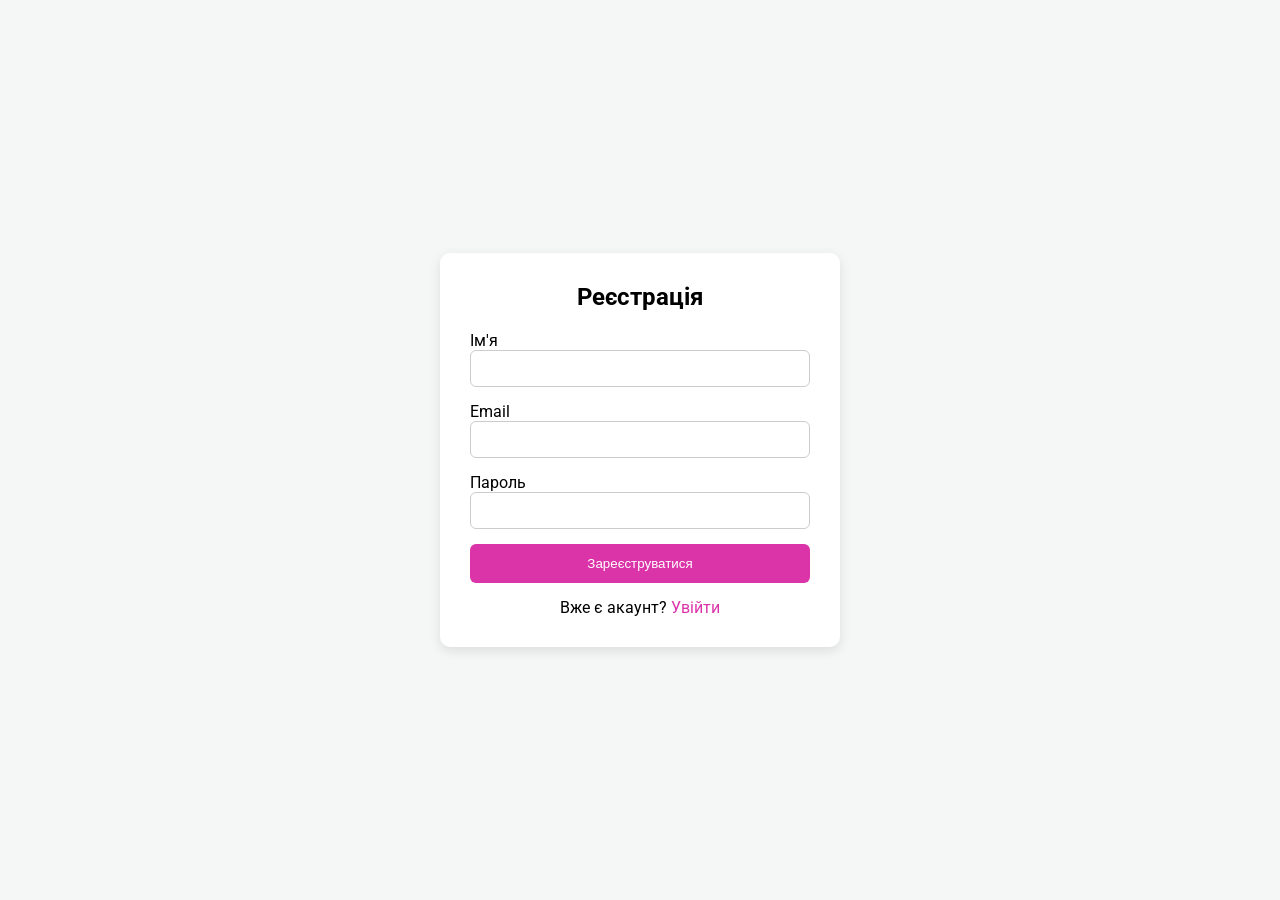
<file: index.html>
<!DOCTYPE html>
<html lang="uk">
  <head>
    <meta charset="UTF-8" />
    <title>Реєстрація</title>

    <link
      href="https://fonts.googleapis.com/css2?family=Roboto:wght@400;500&display=swap"
      rel="stylesheet"
    />
    <link rel="stylesheet" href="style.css" />
  </head>
  <body>
    <div class="form-container">
      <h2>Реєстрація</h2>

      <form>
        <div class="form-group">
          <label>Ім'я</label>
          <input type="text" required />
        </div>

        <div class="form-group">
          <label>Email</label>
          <input type="email" required />
        </div>

        <div class="form-group">
          <label>Пароль</label>
          <input type="password" required />
        </div>

        <button class="submit-btn">Зареєструватися</button>
      </form>

      <p class="form-footer">Вже є акаунт? <a href="login.html">Увійти</a></p>
    </div>
  </body>
</html>
</file>
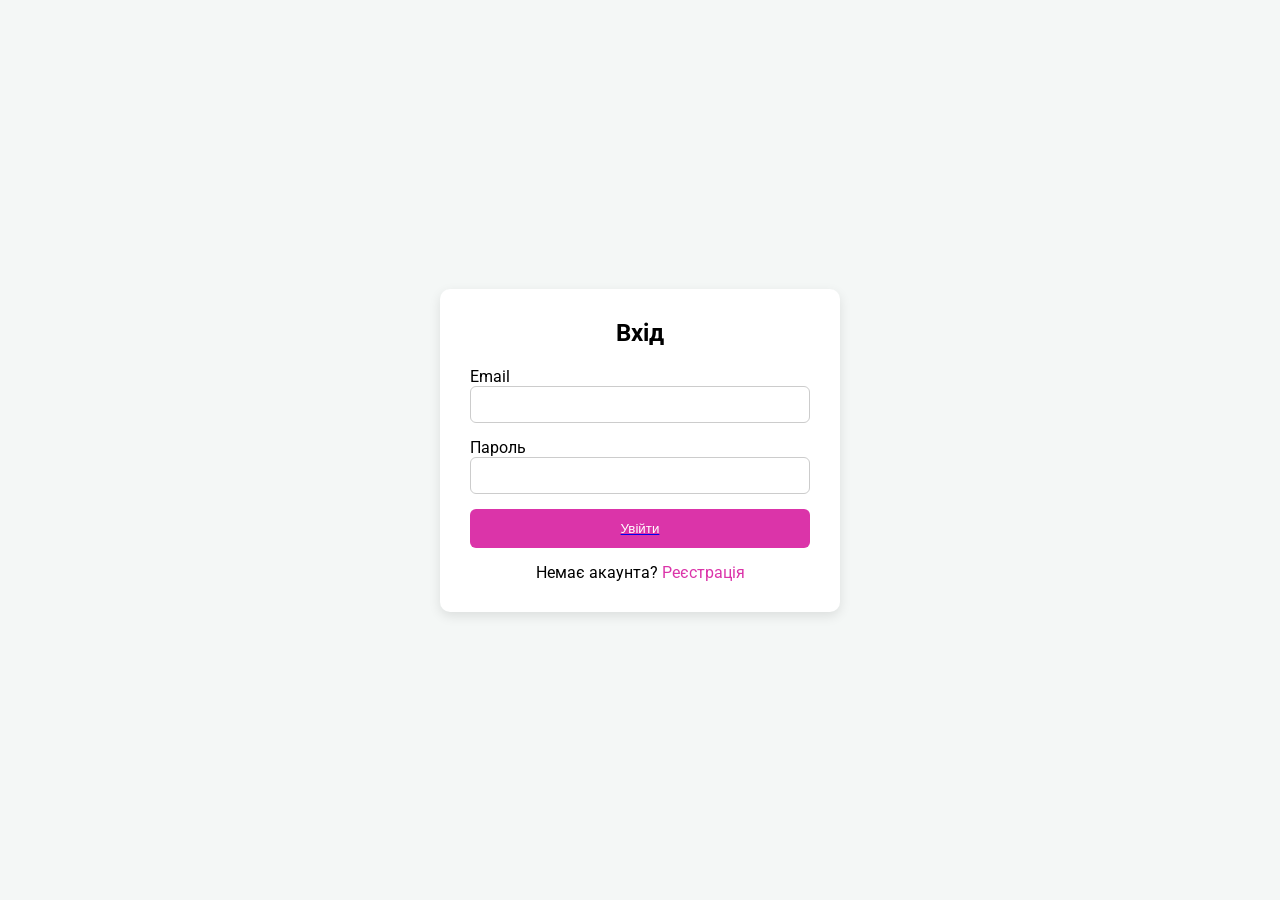
<file: login.html>
<!DOCTYPE html>
<html lang="uk">
  <head>
    <meta charset="UTF-8" />
    <title>Вхід</title>

    <link
      href="https://fonts.googleapis.com/css2?family=Roboto:wght@400;500&display=swap"
      rel="stylesheet"
    />
    <link rel="stylesheet" href="style.css" />
  </head>
  <body>
    <div class="form-container">
      <h2>Вхід</h2>

      <form>
        <div class="form-group">
          <label>Email</label>
          <input type="email" required />
        </div>

        <div class="form-group">
          <label>Пароль</label>
          <input type="password" required />
        </div>

        <a href="profile.html">
          <button type="button" class="submit-btn">Увійти</button>
        </a>
      </form>

      <p class="form-footer">
        Немає акаунта? <a href="index.html">Реєстрація</a>
      </p>
    </div>
  </body>
</html>
</file>
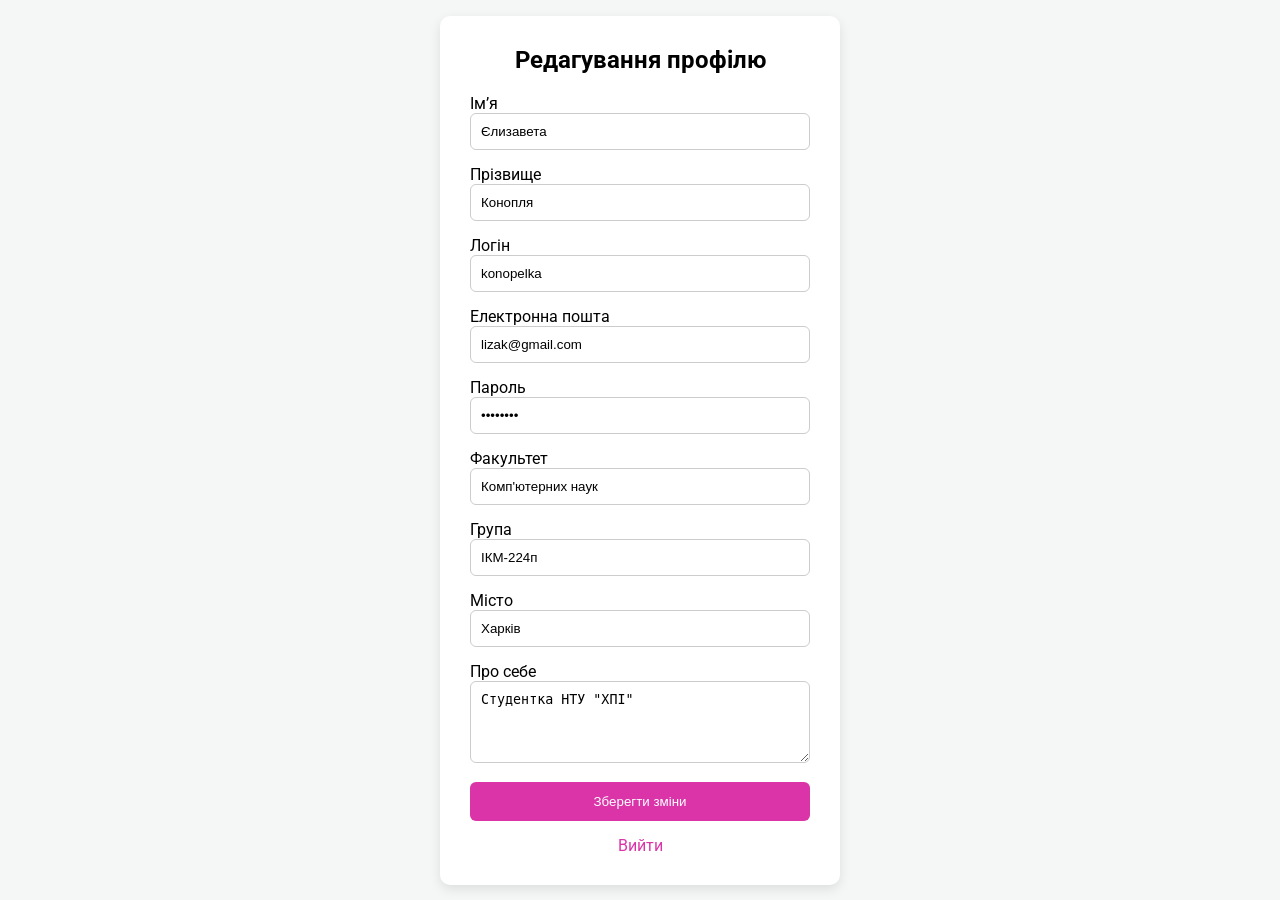
<file: profile.html>
<!DOCTYPE html>
<html lang="uk">
  <head>
    <meta charset="UTF-8" />
    <title>Редагування профілю</title>

    <link
      href="https://fonts.googleapis.com/css2?family=Roboto:wght@400;500&display=swap"
      rel="stylesheet"
    />
    <link rel="stylesheet" href="style.css" />
  </head>
  <body>
    <div class="form-container">
      <h2>Редагування профілю</h2>

      <form>
        <div class="form-group">
          <label>Ім’я</label>
          <input type="text" value="Єлизавета" />
        </div>

        <div class="form-group">
          <label>Прізвище</label>
          <input type="text" value="Конопля" />
        </div>

        <div class="form-group">
          <label>Логін</label>
          <input type="text" value="konopelka" />
        </div>

        <div class="form-group">
          <label>Електронна пошта</label>
          <input type="email" value="lizak@gmail.com" />
        </div>

        <div class="form-group">
          <label>Пароль</label>
          <input type="password" value="12345678" />
        </div>

        <div class="form-group">
          <label>Факультет</label>
          <input type="text" value="Комп'ютерних наук" />
        </div>

        <div class="form-group">
          <label>Група</label>
          <input type="text" value="ІКМ-224п" />
        </div>

        <div class="form-group">
          <label>Місто</label>
          <input type="text" value="Харків" />
        </div>

        <div class="form-group">
          <label>Про себе</label>
          <textarea rows="4">Студентка НТУ "ХПІ"</textarea>
        </div>

        <button class="submit-btn">Зберегти зміни</button>
      </form>

      <p class="form-footer">
        <a href="login.html">Вийти</a>
      </p>
    </div>
  </body>
</html>
</file>
<file: style.css>
/* Скидання стилів */
* {
  margin: 0;
  padding: 0;
  box-sizing: border-box;
}

/* BODY + FLEXBOX */
body {
  font-family: "Roboto", sans-serif;
  background-color: #f4f7f6;
  display: flex;
  justify-content: center;
  align-items: center;
  min-height: 100vh;
}

/* КОНТЕЙНЕР */
.form-container {
  background: white;
  width: 100%;
  max-width: 400px;
  padding: 30px;
  border-radius: 10px;
  box-shadow: 0 4px 12px rgba(0, 0, 0, 0.1);
}

/* Заголовок */
.form-container h2 {
  text-align: center;
  margin-bottom: 20px;
}

/* Група */
.form-group {
  margin-bottom: 15px;
}

/* СЕЛЕКТОРИ ЗА АТРИБУТОМ */
input[type="text"],
input[type="email"],
input[type="password"],
textarea {
  width: 100%;
  padding: 10px;
  border: 1px solid #ccc;
  border-radius: 6px;
  transition: 0.3s;
}

/* ПСЕВДОКЛАС focus */
input:focus,
textarea:focus {
  border-color: #db34a9;
  outline: none;
}

/* КНОПКА */
.submit-btn {
  width: 100%;
  padding: 12px;
  background: #db34a9;
  color: white;
  border: none;
  border-radius: 6px;
  cursor: pointer;
  transition: 0.3s;
}

/* ПСЕВДОКЛАС hover */
.submit-btn:hover {
  background: #db34a9;
}

/* ФУТЕР */
.form-footer {
  text-align: center;
  margin-top: 15px;
}

/* ПОСИЛАННЯ */
.form-footer a {
  text-decoration: none;
  color: #db34a9;
}

/* hover для посилання */
.form-footer a:hover {
  text-decoration: underline;
}
.submit-btn {
  display: block;
  text-align: center;
}
</file>
